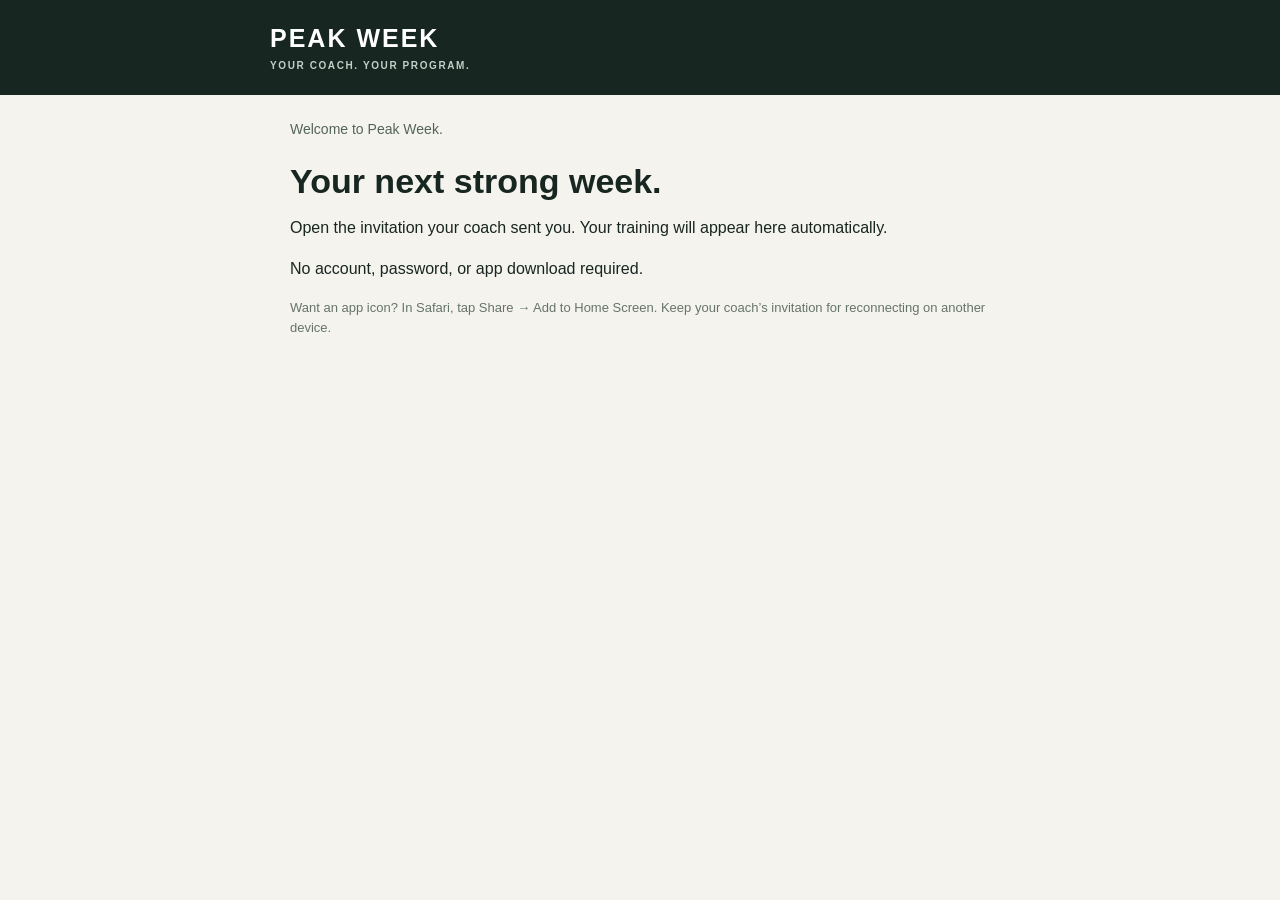
<file: index.html>
<!doctype html>
<html lang="en"><head><meta charset="utf-8"><meta name="viewport" content="width=device-width,initial-scale=1,viewport-fit=cover"><meta name="theme-color" content="#182622"><meta name="referrer" content="no-referrer"><meta name="apple-mobile-web-app-capable" content="yes"><meta name="apple-mobile-web-app-title" content="Peak Week"><meta http-equiv="Content-Security-Policy" content="default-src 'self'; script-src 'self'; style-src 'self'; connect-src https://otgsdsvswiehymubkyki.supabase.co; img-src 'self' data:; object-src 'none'; base-uri 'self'; form-action 'none'"><link rel="manifest" href="manifest.webmanifest"><link rel="icon" href="icon.svg"><link rel="stylesheet" href="style.css"><title>Peak Week</title></head>
<body><header><div class="brand">PEAK WEEK<span>YOUR COACH. YOUR PROGRAM.</span></div><button id="refresh" hidden>Refresh</button></header><main><div id="status" role="status" aria-live="polite">Opening your program…</div><section id="welcome" hidden><h1>Your next strong week.</h1><p>Open the invitation your coach sent you. Your training will appear here automatically.</p><p>No account, password, or app download required.</p><p class="muted">Want an app icon? In Safari, tap Share → Add to Home Screen. Keep your coach’s invitation for reconnecting on another device.</p></section><section id="program" hidden></section><section id="history" hidden><h2>Your recent results</h2><div id="results"></div></section><section id="saved" hidden><h2>Saved on this device</h2><p id="pending"></p></section><p id="install" hidden class="muted">Keep Peak Week handy: Safari → Share → Add to Home Screen.</p></main><dialog id="log"><form id="log-form"><h2 id="exercise">Log your result</h2><label>Weight <span id="unit"></span><input id="load" type="number" min="0.5" step="0.5" required inputmode="decimal"></label><label>Reps<input id="reps" type="number" min="1" max="100" step="1" required inputmode="numeric"></label><label>RPE (optional)<input id="rpe" type="number" min="1" max="10" step="0.5" inputmode="decimal"></label><label>Note for your coach<textarea id="note" maxlength="2000" rows="3"></textarea></label><label>Set video (optional)<input id="video" type="file" accept="video/*" capture="environment"></label><p id="video-selected" class="muted"></p><p class="muted">Videos stay on this device until they reach your coach. Keep Peak Week open while uploading.</p><p id="log-error" role="alert"></p><div class="actions"><button type="button" id="cancel" class="secondary">Cancel</button><button id="submit" type="submit">Save result</button></div></form></dialog><script type="module" src="app.js?v=2"></script></body></html>
</file>
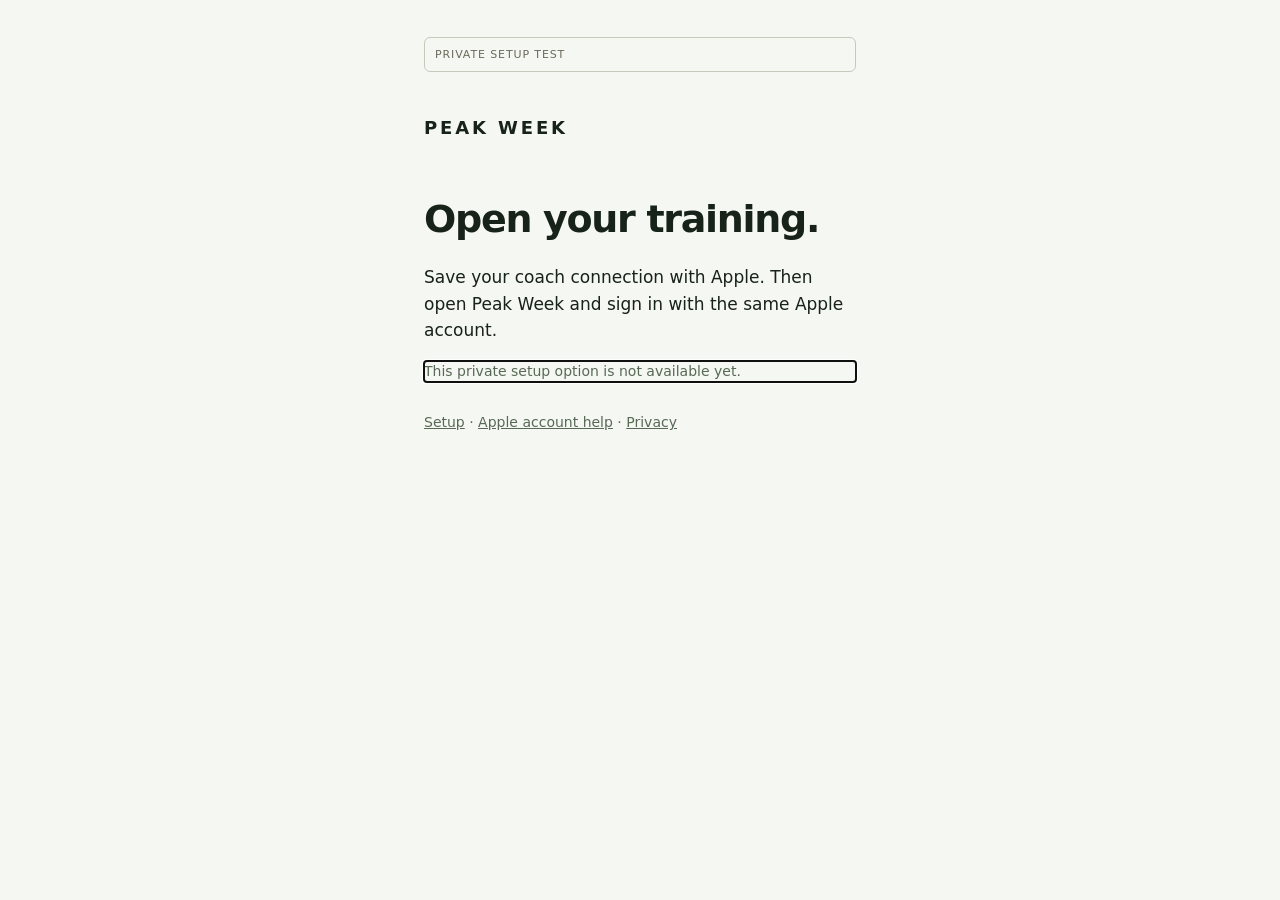
<file: apple-first-preview/index.html>
<!doctype html><html lang="en"><head><meta charset="utf-8"><meta name="viewport" content="width=device-width,initial-scale=1"><meta name="referrer" content="no-referrer"><meta http-equiv="Content-Security-Policy" content="default-src 'none'; script-src 'self'; style-src 'self'; connect-src https://otgsdsvswiehymubkyki.supabase.co; base-uri 'none'; form-action 'none'"><title>Peak Week · Private setup</title><link rel="stylesheet" href="style.css?v=redirect-1"></head><body><main>
<p class="preview">PRIVATE SETUP TEST</p><p class="brand">PEAK WEEK</p>
<section id="welcome"><h1 id="welcome-title">Open your training.</h1>
<p id="intro">Save your coach connection with Apple. Then open Peak Week and sign in with the same Apple account.</p>
<div id="retry-confirmation" hidden><p>Deleting your Lifter account permanently removes all your linked training, including your coach’s copies. This cannot be undone.</p><label><input id="retry-delete-confirm" type="checkbox"> Delete all my Lifter data everywhere.</label></div>
<button id="apple" disabled>Continue with Apple</button>
<button id="check-status" class="secondary" hidden>Check setup status</button>
</section>
<p id="status" role="status" aria-live="polite" tabindex="-1"></p>
<section id="ready" hidden><span class="check" aria-hidden="true">✓</span><h1>Your coach connection is saved.</h1>
<p>Open Peak Week and continue with the same Apple account to see your training.</p>
<a id="open-peak-week" class="primary" href="peakweek://open">Open Peak Week</a>
<p class="quiet">Already installed? Tap Open Peak Week above. For this private test, use Peak Week Lifter 1.0.2 (26). If it is not installed, install that build from TestFlight, then open it and continue with Apple. There’s no need to return to this message.</p>
<p class="quiet">Your program appears when your coach publishes it. If it is waiting for you, tap Start Program when you’re ready.</p></section>
<section id="account" hidden><h1>Your Apple connection</h1><p id="account-summary"></p><ul id="profiles"></ul>
<details><summary>Delete Lifter account</summary><p>This permanently removes all lifter profiles linked to your Apple account, including programs, logs, notes, videos and your coach’s copies. Connected devices clear saved copies when online. A separate Coach workspace is kept. Exported copies are not controlled by Peak Week. This cannot be undone.</p>
<label><input type="checkbox" id="confirm"> Delete all my Lifter data everywhere.</label><button id="delete" disabled>Verify with Apple and delete</button></details></section>
<section id="deleted" hidden><h1>Your Lifter account is deleted.</h1><p>Your training records have been removed. Video cleanup finishes automatically. Your separate Coach workspace is kept.</p></section>
<footer class="quiet"><a href="index.html">Setup</a> · <a href="account.html">Apple account help</a> · <a href="../apple/privacy.html">Privacy</a></footer>
</main><script src="flow.js?v=redirect-1"></script><script src="private-config.js?v=redirect-1"></script><script src="redirect-flow.js?v=redirect-1"></script><script src="redirect-page.js?v=redirect-1"></script></body></html>
</file>
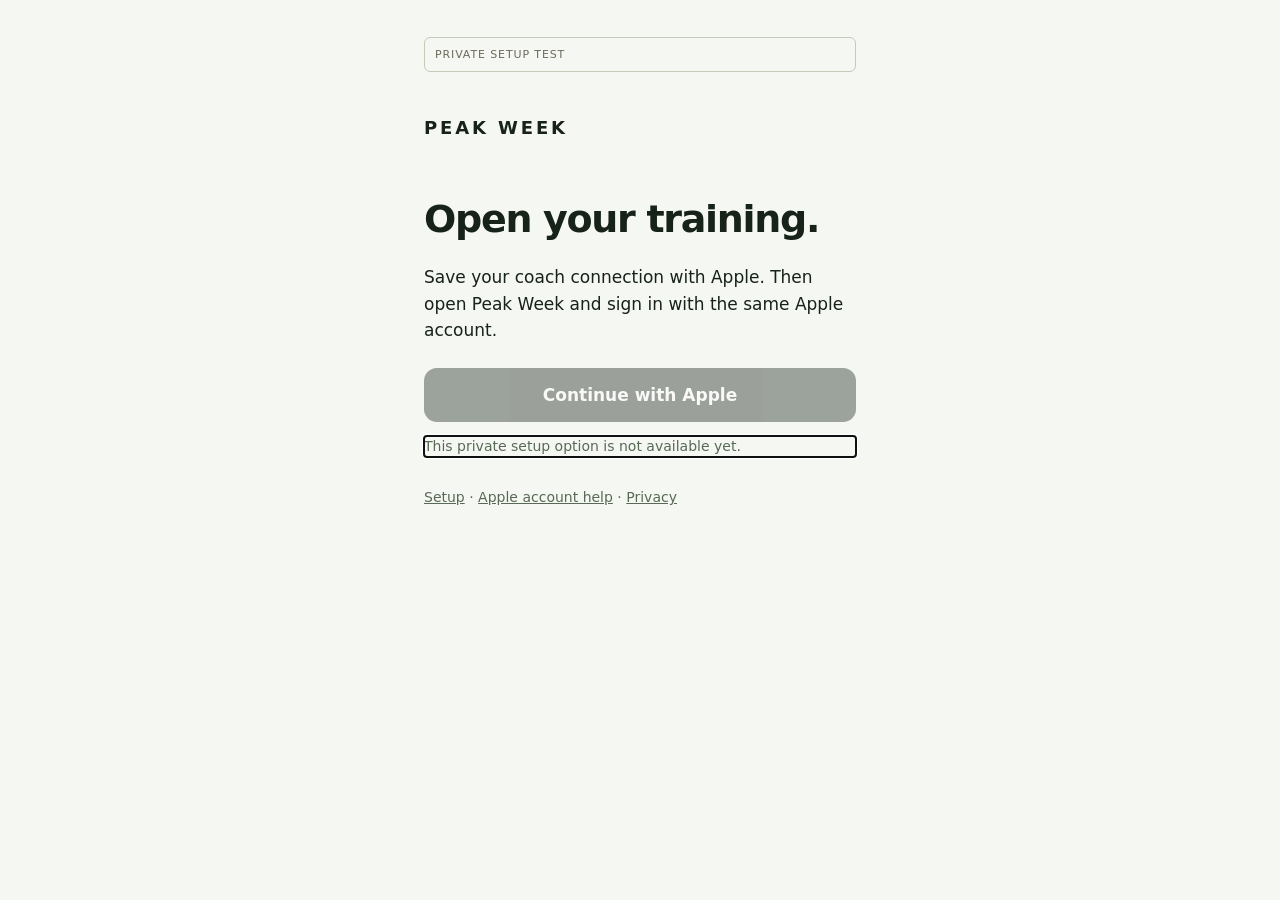
<file: apple-first-preview/account.html>
<!doctype html><html lang="en"><head><meta charset="utf-8"><meta name="viewport" content="width=device-width,initial-scale=1"><meta name="referrer" content="no-referrer"><meta http-equiv="Content-Security-Policy" content="default-src 'none'; script-src 'self'; style-src 'self'; connect-src https://otgsdsvswiehymubkyki.supabase.co; base-uri 'none'; form-action 'none'"><title>Peak Week · Private setup</title><link rel="stylesheet" href="style.css?v=redirect-1"></head><body data-operation="manage"><main>
<p class="preview">PRIVATE SETUP TEST</p><p class="brand">PEAK WEEK</p>
<section id="welcome"><h1 id="welcome-title">Open your training.</h1>
<p id="intro">Save your coach connection with Apple. Then open Peak Week and sign in with the same Apple account.</p>
<div id="retry-confirmation" hidden><p>Deleting your Lifter account permanently removes all your linked training, including your coach’s copies. This cannot be undone.</p><label><input id="retry-delete-confirm" type="checkbox"> Delete all my Lifter data everywhere.</label></div>
<button id="apple" disabled>Continue with Apple</button>
<button id="check-status" class="secondary" hidden>Check setup status</button>
</section>
<p id="status" role="status" aria-live="polite" tabindex="-1"></p>
<section id="ready" hidden><span class="check" aria-hidden="true">✓</span><h1>Your coach connection is saved.</h1>
<p>Open Peak Week and continue with the same Apple account to see your training.</p>
<a id="open-peak-week" class="primary" href="peakweek://open">Open Peak Week</a>
<p class="quiet">Already installed? Tap Open Peak Week above. For this private test, use Peak Week Lifter 1.0.2 (26). If it is not installed, install that build from TestFlight, then open it and continue with Apple. There’s no need to return to this message.</p>
<p class="quiet">Your program appears when your coach publishes it. If it is waiting for you, tap Start Program when you’re ready.</p></section>
<section id="account" hidden><h1>Your Apple connection</h1><p id="account-summary"></p><ul id="profiles"></ul>
<details><summary>Delete Lifter account</summary><p>This permanently removes all lifter profiles linked to your Apple account, including programs, logs, notes, videos and your coach’s copies. Connected devices clear saved copies when online. A separate Coach workspace is kept. Exported copies are not controlled by Peak Week. This cannot be undone.</p>
<label><input type="checkbox" id="confirm"> Delete all my Lifter data everywhere.</label><button id="delete" disabled>Verify with Apple and delete</button></details></section>
<section id="deleted" hidden><h1>Your Lifter account is deleted.</h1><p>Your training records have been removed. Video cleanup finishes automatically. Your separate Coach workspace is kept.</p></section>
<footer class="quiet"><a href="index.html">Setup</a> · <a href="account.html">Apple account help</a> · <a href="../apple/privacy.html">Privacy</a></footer>
</main><script src="flow.js?v=redirect-1"></script><script src="private-config.js?v=redirect-1"></script><script src="redirect-flow.js?v=redirect-1"></script><script src="redirect-page.js?v=redirect-1"></script></body></html>
</file>
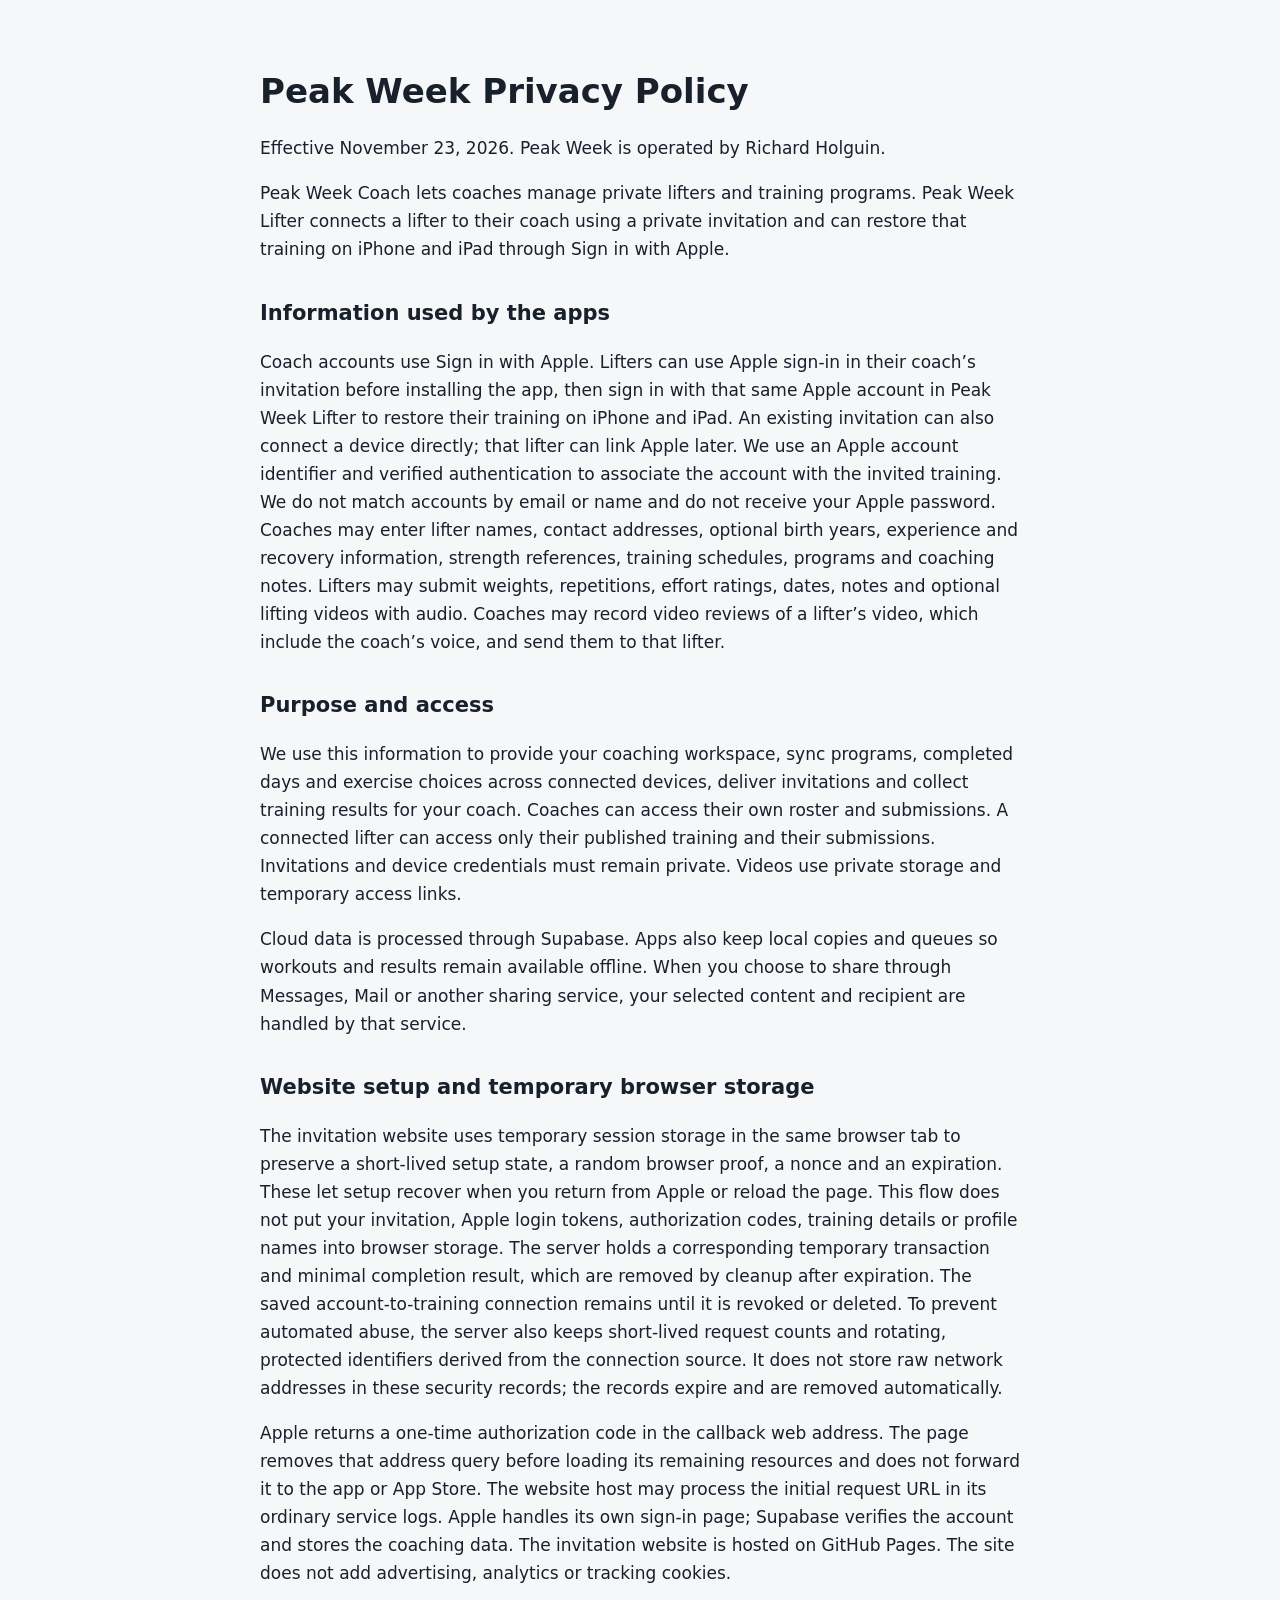
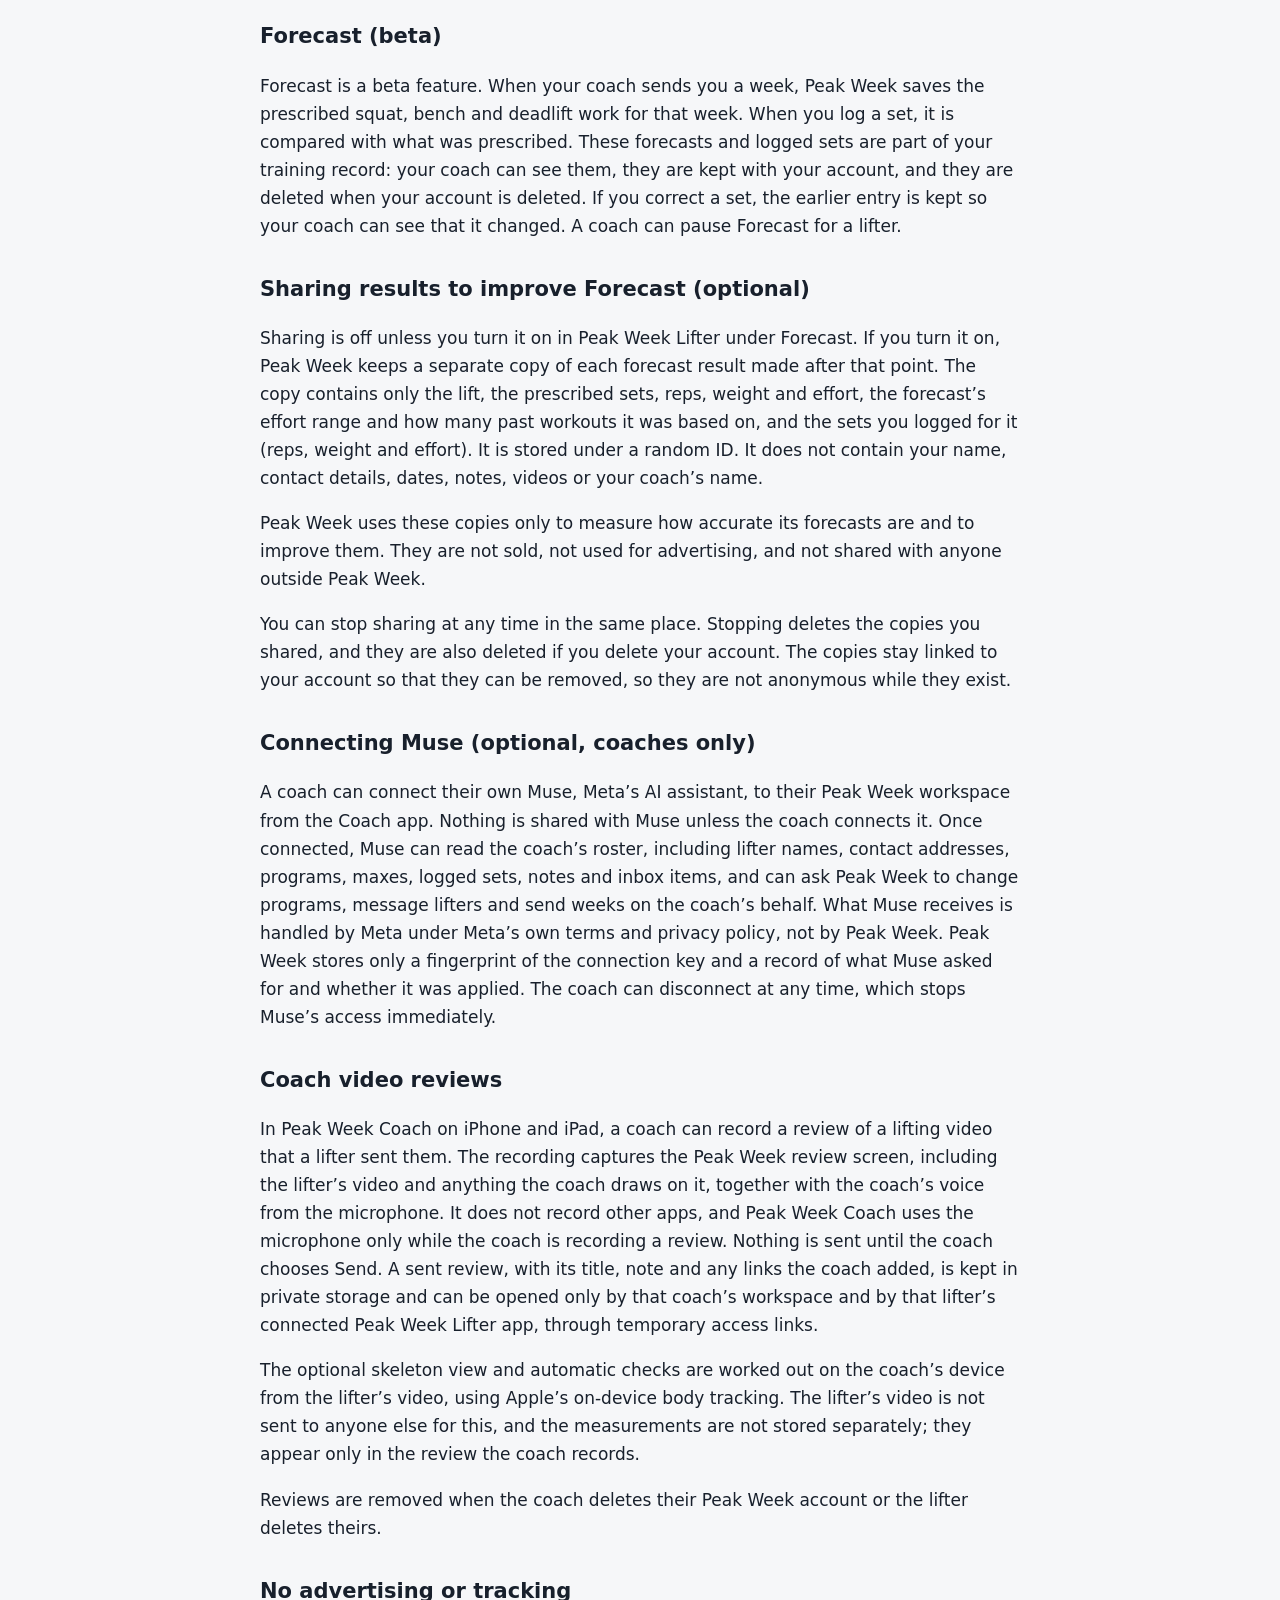
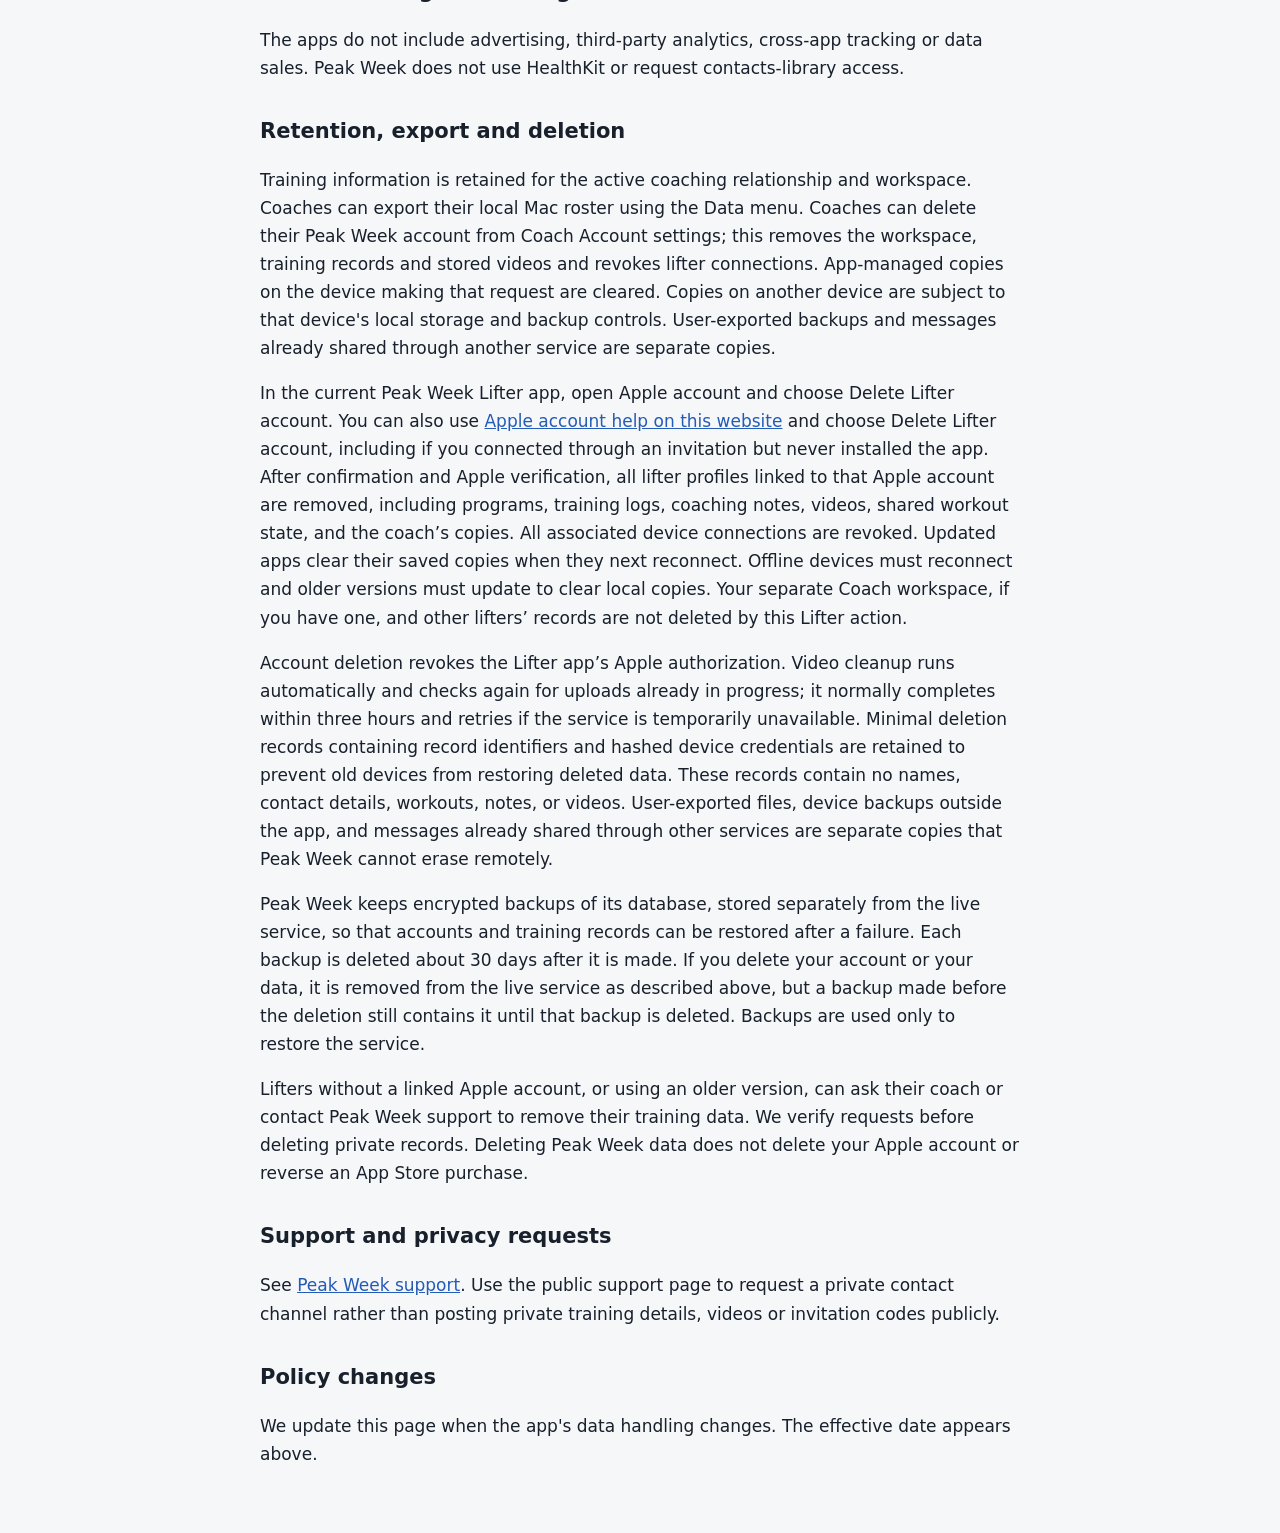
<file: apple/privacy.html>
<!doctype html><html lang="en"><head><meta charset="utf-8"><meta name="viewport" content="width=device-width,initial-scale=1"><title>Peak Week Privacy</title><style>body{font:17px/1.65 system-ui;background:#f6f7f9;color:#18202c;margin:0}main{max-width:760px;margin:auto;padding:48px 24px}h1{line-height:1.2}h2{font-size:21px;margin-top:32px}a{color:#235bb7}</style></head><body><main><h1>Peak Week Privacy Policy</h1><p>Effective November 23, 2026. Peak Week is operated by Richard Holguin.</p>
<p>Peak Week Coach lets coaches manage private lifters and training programs. Peak Week Lifter connects a lifter to their coach using a private invitation and can restore that training on iPhone and iPad through Sign in with Apple.</p>
<h2>Information used by the apps</h2><p>Coach accounts use Sign in with Apple. Lifters can use Apple sign-in in their coach’s invitation before installing the app, then sign in with that same Apple account in Peak Week Lifter to restore their training on iPhone and iPad. An existing invitation can also connect a device directly; that lifter can link Apple later. We use an Apple account identifier and verified authentication to associate the account with the invited training. We do not match accounts by email or name and do not receive your Apple password. Coaches may enter lifter names, contact addresses, optional birth years, experience and recovery information, strength references, training schedules, programs and coaching notes. Lifters may submit weights, repetitions, effort ratings, dates, notes and optional lifting videos with audio. Coaches may record video reviews of a lifter’s video, which include the coach’s voice, and send them to that lifter.</p>
<h2>Purpose and access</h2><p>We use this information to provide your coaching workspace, sync programs, completed days and exercise choices across connected devices, deliver invitations and collect training results for your coach. Coaches can access their own roster and submissions. A connected lifter can access only their published training and their submissions. Invitations and device credentials must remain private. Videos use private storage and temporary access links.</p>
<p>Cloud data is processed through Supabase. Apps also keep local copies and queues so workouts and results remain available offline. When you choose to share through Messages, Mail or another sharing service, your selected content and recipient are handled by that service.</p>
<h2>Website setup and temporary browser storage</h2><p>The invitation website uses temporary session storage in the same browser tab to preserve a short-lived setup state, a random browser proof, a nonce and an expiration. These let setup recover when you return from Apple or reload the page. This flow does not put your invitation, Apple login tokens, authorization codes, training details or profile names into browser storage. The server holds a corresponding temporary transaction and minimal completion result, which are removed by cleanup after expiration. The saved account-to-training connection remains until it is revoked or deleted. To prevent automated abuse, the server also keeps short-lived request counts and rotating, protected identifiers derived from the connection source. It does not store raw network addresses in these security records; the records expire and are removed automatically.</p><p>Apple returns a one-time authorization code in the callback web address. The page removes that address query before loading its remaining resources and does not forward it to the app or App Store. The website host may process the initial request URL in its ordinary service logs. Apple handles its own sign-in page; Supabase verifies the account and stores the coaching data. The invitation website is hosted on GitHub Pages. The site does not add advertising, analytics or tracking cookies.</p>
<h2>Forecast (beta)</h2><p>Forecast is a beta feature. When your coach sends you a week, Peak Week saves the prescribed squat, bench and deadlift work for that week. When you log a set, it is compared with what was prescribed. These forecasts and logged sets are part of your training record: your coach can see them, they are kept with your account, and they are deleted when your account is deleted. If you correct a set, the earlier entry is kept so your coach can see that it changed. A coach can pause Forecast for a lifter.</p>
<h2>Sharing results to improve Forecast (optional)</h2><p>Sharing is off unless you turn it on in Peak Week Lifter under Forecast. If you turn it on, Peak Week keeps a separate copy of each forecast result made after that point. The copy contains only the lift, the prescribed sets, reps, weight and effort, the forecast’s effort range and how many past workouts it was based on, and the sets you logged for it (reps, weight and effort). It is stored under a random ID. It does not contain your name, contact details, dates, notes, videos or your coach’s name.</p>
<p>Peak Week uses these copies only to measure how accurate its forecasts are and to improve them. They are not sold, not used for advertising, and not shared with anyone outside Peak Week.</p>
<p>You can stop sharing at any time in the same place. Stopping deletes the copies you shared, and they are also deleted if you delete your account. The copies stay linked to your account so that they can be removed, so they are not anonymous while they exist.</p>
<h2>Connecting Muse (optional, coaches only)</h2><p>A coach can connect their own Muse, Meta’s AI assistant, to their Peak Week workspace from the Coach app. Nothing is shared with Muse unless the coach connects it. Once connected, Muse can read the coach’s roster, including lifter names, contact addresses, programs, maxes, logged sets, notes and inbox items, and can ask Peak Week to change programs, message lifters and send weeks on the coach’s behalf. What Muse receives is handled by Meta under Meta’s own terms and privacy policy, not by Peak Week. Peak Week stores only a fingerprint of the connection key and a record of what Muse asked for and whether it was applied. The coach can disconnect at any time, which stops Muse’s access immediately.</p>
<h2>Coach video reviews</h2><p>In Peak Week Coach on iPhone and iPad, a coach can record a review of a lifting video that a lifter sent them. The recording captures the Peak Week review screen, including the lifter’s video and anything the coach draws on it, together with the coach’s voice from the microphone. It does not record other apps, and Peak Week Coach uses the microphone only while the coach is recording a review. Nothing is sent until the coach chooses Send. A sent review, with its title, note and any links the coach added, is kept in private storage and can be opened only by that coach’s workspace and by that lifter’s connected Peak Week Lifter app, through temporary access links.</p><p>The optional skeleton view and automatic checks are worked out on the coach’s device from the lifter’s video, using Apple’s on-device body tracking. The lifter’s video is not sent to anyone else for this, and the measurements are not stored separately; they appear only in the review the coach records.</p><p>Reviews are removed when the coach deletes their Peak Week account or the lifter deletes theirs.</p>
<h2>No advertising or tracking</h2><p>The apps do not include advertising, third-party analytics, cross-app tracking or data sales. Peak Week does not use HealthKit or request contacts-library access.</p>
<h2>Retention, export and deletion</h2><p>Training information is retained for the active coaching relationship and workspace. Coaches can export their local Mac roster using the Data menu. Coaches can delete their Peak Week account from Coach Account settings; this removes the workspace, training records and stored videos and revokes lifter connections. App-managed copies on the device making that request are cleared. Copies on another device are subject to that device's local storage and backup controls. User-exported backups and messages already shared through another service are separate copies.</p>
<p>In the current Peak Week Lifter app, open Apple account and choose Delete Lifter account. You can also use <a href="account.html">Apple account help on this website</a> and choose Delete Lifter account, including if you connected through an invitation but never installed the app. After confirmation and Apple verification, all lifter profiles linked to that Apple account are removed, including programs, training logs, coaching notes, videos, shared workout state, and the coach’s copies. All associated device connections are revoked. Updated apps clear their saved copies when they next reconnect. Offline devices must reconnect and older versions must update to clear local copies. Your separate Coach workspace, if you have one, and other lifters’ records are not deleted by this Lifter action.</p>
<p>Account deletion revokes the Lifter app’s Apple authorization. Video cleanup runs automatically and checks again for uploads already in progress; it normally completes within three hours and retries if the service is temporarily unavailable. Minimal deletion records containing record identifiers and hashed device credentials are retained to prevent old devices from restoring deleted data. These records contain no names, contact details, workouts, notes, or videos. User-exported files, device backups outside the app, and messages already shared through other services are separate copies that Peak Week cannot erase remotely.</p>
<p>Peak Week keeps encrypted backups of its database, stored separately from the live service, so that accounts and training records can be restored after a failure. Each backup is deleted about 30 days after it is made. If you delete your account or your data, it is removed from the live service as described above, but a backup made before the deletion still contains it until that backup is deleted. Backups are used only to restore the service.</p>
<p>Lifters without a linked Apple account, or using an older version, can ask their coach or contact Peak Week support to remove their training data. We verify requests before deleting private records. Deleting Peak Week data does not delete your Apple account or reverse an App Store purchase.</p>
<h2>Support and privacy requests</h2><p>See <a href="support.html">Peak Week support</a>. Use the public support page to request a private contact channel rather than posting private training details, videos or invitation codes publicly.</p>
<h2>Policy changes</h2><p>We update this page when the app's data handling changes. The effective date appears above.</p></main></body></html>
</file>
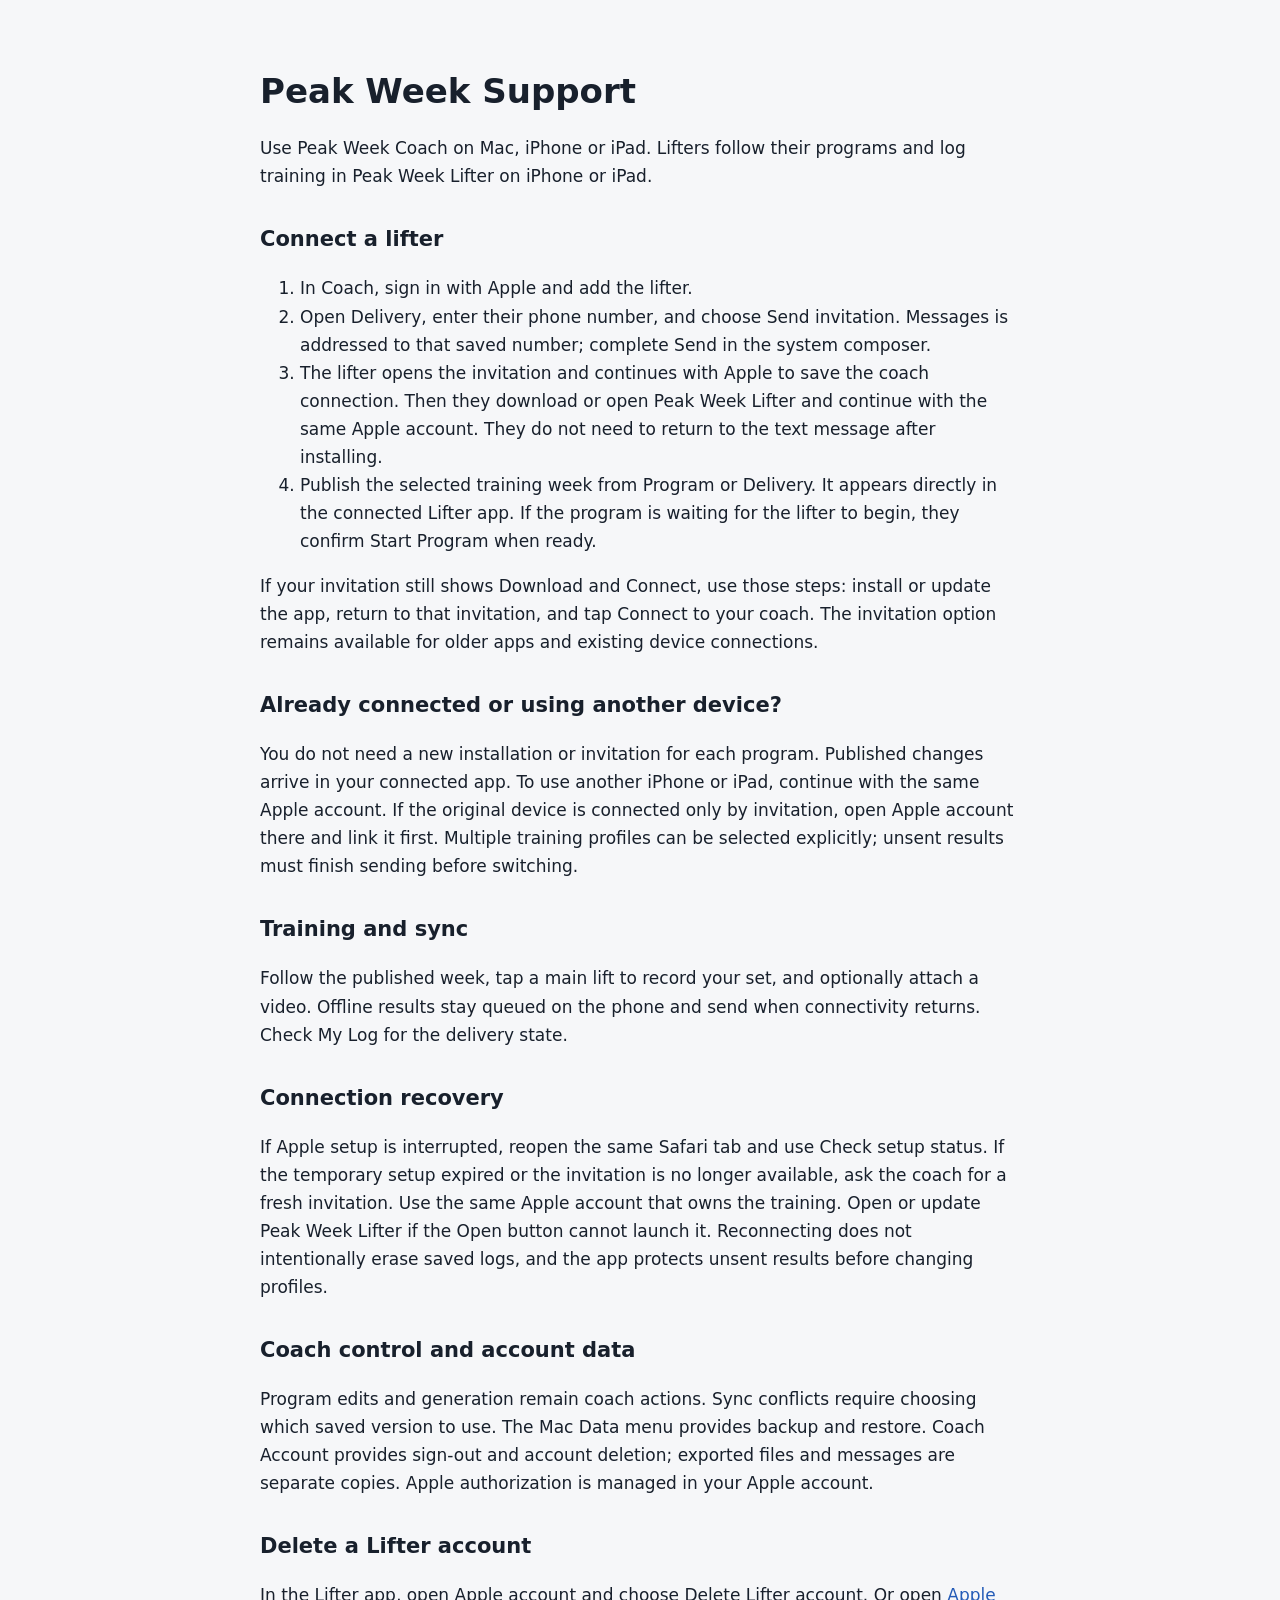
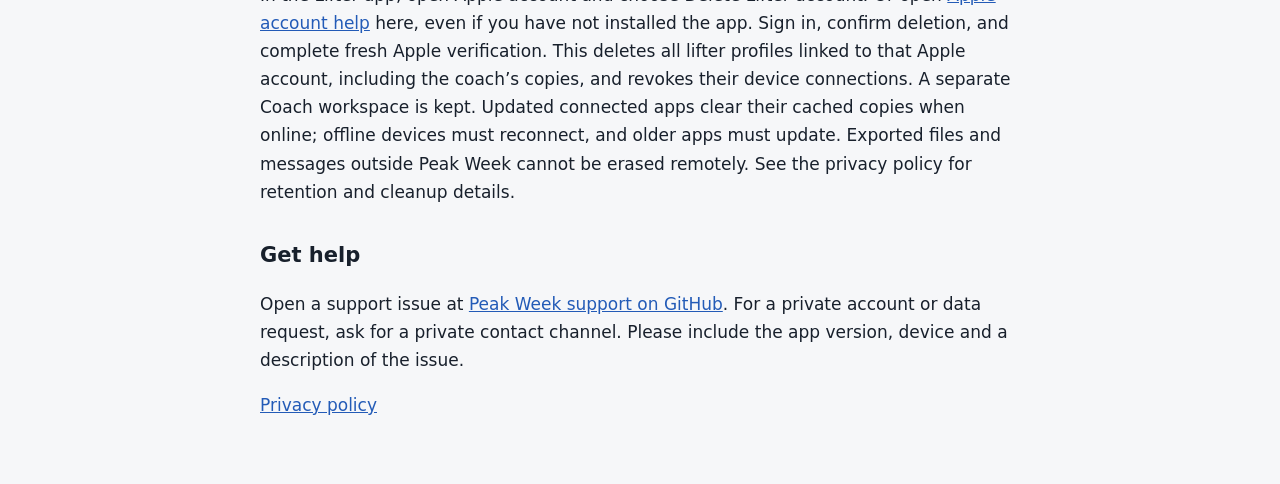
<file: apple/support.html>
<!doctype html><html lang="en"><head><meta charset="utf-8"><meta name="viewport" content="width=device-width,initial-scale=1"><title>Peak Week Support</title><style>body{font:17px/1.65 system-ui;background:#f6f7f9;color:#18202c;margin:0}main{max-width:760px;margin:auto;padding:48px 24px}h1{line-height:1.2}h2{font-size:21px;margin-top:32px}a{color:#235bb7}</style></head><body><main><h1>Peak Week Support</h1><p>Use Peak Week Coach on Mac, iPhone or iPad. Lifters follow their programs and log training in Peak Week Lifter on iPhone or iPad.</p>
<h2>Connect a lifter</h2><ol><li>In Coach, sign in with Apple and add the lifter.</li><li>Open Delivery, enter their phone number, and choose Send invitation. Messages is addressed to that saved number; complete Send in the system composer.</li><li>The lifter opens the invitation and continues with Apple to save the coach connection. Then they download or open Peak Week Lifter and continue with the same Apple account. They do not need to return to the text message after installing.</li><li>Publish the selected training week from Program or Delivery. It appears directly in the connected Lifter app. If the program is waiting for the lifter to begin, they confirm Start Program when ready.</li></ol>
<p>If your invitation still shows Download and Connect, use those steps: install or update the app, return to that invitation, and tap Connect to your coach. The invitation option remains available for older apps and existing device connections.</p>
<h2>Already connected or using another device?</h2><p>You do not need a new installation or invitation for each program. Published changes arrive in your connected app. To use another iPhone or iPad, continue with the same Apple account. If the original device is connected only by invitation, open Apple account there and link it first. Multiple training profiles can be selected explicitly; unsent results must finish sending before switching.</p>
<h2>Training and sync</h2><p>Follow the published week, tap a main lift to record your set, and optionally attach a video. Offline results stay queued on the phone and send when connectivity returns. Check My Log for the delivery state.</p>
<h2>Connection recovery</h2><p>If Apple setup is interrupted, reopen the same Safari tab and use Check setup status. If the temporary setup expired or the invitation is no longer available, ask the coach for a fresh invitation. Use the same Apple account that owns the training. Open or update Peak Week Lifter if the Open button cannot launch it. Reconnecting does not intentionally erase saved logs, and the app protects unsent results before changing profiles.</p>
<h2>Coach control and account data</h2><p>Program edits and generation remain coach actions. Sync conflicts require choosing which saved version to use. The Mac Data menu provides backup and restore. Coach Account provides sign-out and account deletion; exported files and messages are separate copies. Apple authorization is managed in your Apple account.</p>
<h2>Delete a Lifter account</h2><p>In the Lifter app, open Apple account and choose Delete Lifter account. Or open <a href="account.html">Apple account help</a> here, even if you have not installed the app. Sign in, confirm deletion, and complete fresh Apple verification. This deletes all lifter profiles linked to that Apple account, including the coach’s copies, and revokes their device connections. A separate Coach workspace is kept. Updated connected apps clear their cached copies when online; offline devices must reconnect, and older apps must update. Exported files and messages outside Peak Week cannot be erased remotely. See the privacy policy for retention and cleanup details.</p>
<h2>Get help</h2><p>Open a support issue at <a href="https://github.com/rickndanger-ctrl/PeakWeek/issues">Peak Week support on GitHub</a>. For a private account or data request, ask for a private contact channel. Please include the app version, device and a description of the issue.</p><p><a href="privacy.html">Privacy policy</a></p></main></body></html>
</file>
<file: style.css>
:root{font-family:-apple-system,BlinkMacSystemFont,"Segoe UI",sans-serif;color:#182622;background:#f5f3ed;color-scheme:light}*{box-sizing:border-box}body{margin:0}header{background:#182622;color:#fff;padding:24px max(20px,calc((100vw - 740px)/2));display:flex;align-items:center;justify-content:space-between;gap:20px}.brand{font-weight:900;font-size:25px;letter-spacing:2px}.brand span{display:block;font-size:10px;letter-spacing:1.6px;margin-top:7px;color:#c1d0c7}main{max-width:740px;margin:auto;padding:24px 20px 60px}h1{font-size:34px;line-height:1.12;margin:12px 0}h2{font-size:22px}p{line-height:1.55}#status{font-size:14px;line-height:1.5;color:#52645c;margin-bottom:22px}#status.error,#log-error{color:#9b2f26}.muted{font-size:13px;color:#65746b}.eyebrow{font-size:12px;text-transform:uppercase;letter-spacing:1px;font-weight:700}.day{background:white;border:1px solid #e0e4dc;border-radius:16px;padding:20px;margin:20px 0}.line{padding:13px 0;line-height:1.5;border-top:1px solid #edf0e9;display:flex;flex-wrap:wrap;align-items:center;justify-content:space-between;gap:12px}.line span{flex:1;min-width:200px}button{border:0;border-radius:10px;padding:12px 17px;font:inherit;font-weight:650;background:#245b45;color:white;cursor:pointer;min-height:44px}button:disabled{opacity:.5;cursor:wait}.secondary{background:#e9eee8;color:#182622}header button{background:#354c42;font-size:14px}label{display:block;margin:16px 0;font-size:14px;font-weight:600}input,textarea{display:block;width:100%;margin-top:7px;border:1px solid #c1cfc3;border-radius:8px;padding:12px;font:inherit;font-size:17px}dialog{border:0;border-radius:18px;padding:24px;width:min(92vw,440px);max-height:90vh;overflow:auto}dialog::backdrop{background:#18262299}.actions{display:flex;justify-content:flex-end;gap:10px}#history{margin-top:32px}.result{padding:12px 0;border-bottom:1px solid #dce3d9}.result small{display:block;color:#65746b;margin-top:4px}#saved{padding:12px 20px;border-radius:12px;background:#fff0c7}button:focus-visible,a:focus-visible{outline:3px solid #d6a64c;outline-offset:3px}[hidden]{display:none!important}
</file>
<file: apple-first-preview/style.css>
:root{font-family:system-ui,-apple-system,sans-serif;color:#172219;background:#f5f7f2;color-scheme:light}*{box-sizing:border-box}body{margin:0}main{max-width:480px;padding:26px 24px 40px;margin:auto}.preview{font-size:11px;letter-spacing:.08em;color:#6c695b;border:1px solid #c6cabb;border-radius:6px;padding:8px 10px}.brand{font-size:18px;letter-spacing:.16em;font-weight:850;margin:42px 0 56px}.eyebrow{font-size:11px;letter-spacing:.12em;font-weight:700;color:#60745e}h1{font-size:38px;letter-spacing:-1.3px;line-height:1.12;margin:15px 0 24px}p{font-size:17px;line-height:1.55}button,.primary{font:600 17px system-ui;display:block;width:100%;padding:17px;border:0;border-radius:13px;background:#172219;color:white;text-align:center;text-decoration:none;cursor:pointer;margin:24px 0 12px}button:disabled{opacity:.4;cursor:default}.quiet,#status{font-size:14px;color:#586956}.check{background:#d9e6cf;color:#315b2b;width:52px;height:52px;border-radius:50%;display:grid;place-items:center;font-size:27px}.demo{margin-top:52px;padding-top:22px;border-top:1px solid #d8dfd2;color:#52624e}.demo p{font-size:13px}.demo summary{font-size:14px;cursor:pointer}.demo label{display:block;font-size:13px;margin-bottom:7px}select{width:100%;padding:12px;font:14px system-ui}.secondary{font-size:14px;background:#e3e9dc;color:#172219;padding:12px}button:focus-visible,a:focus-visible,summary:focus-visible,select:focus-visible{outline:3px solid #466b36;outline-offset:4px}[hidden]{display:none!important}@media(max-height:720px){.brand{margin:26px 0 32px}h1{font-size:32px}}

footer{margin-top:32px}a{color:inherit}
</file>
